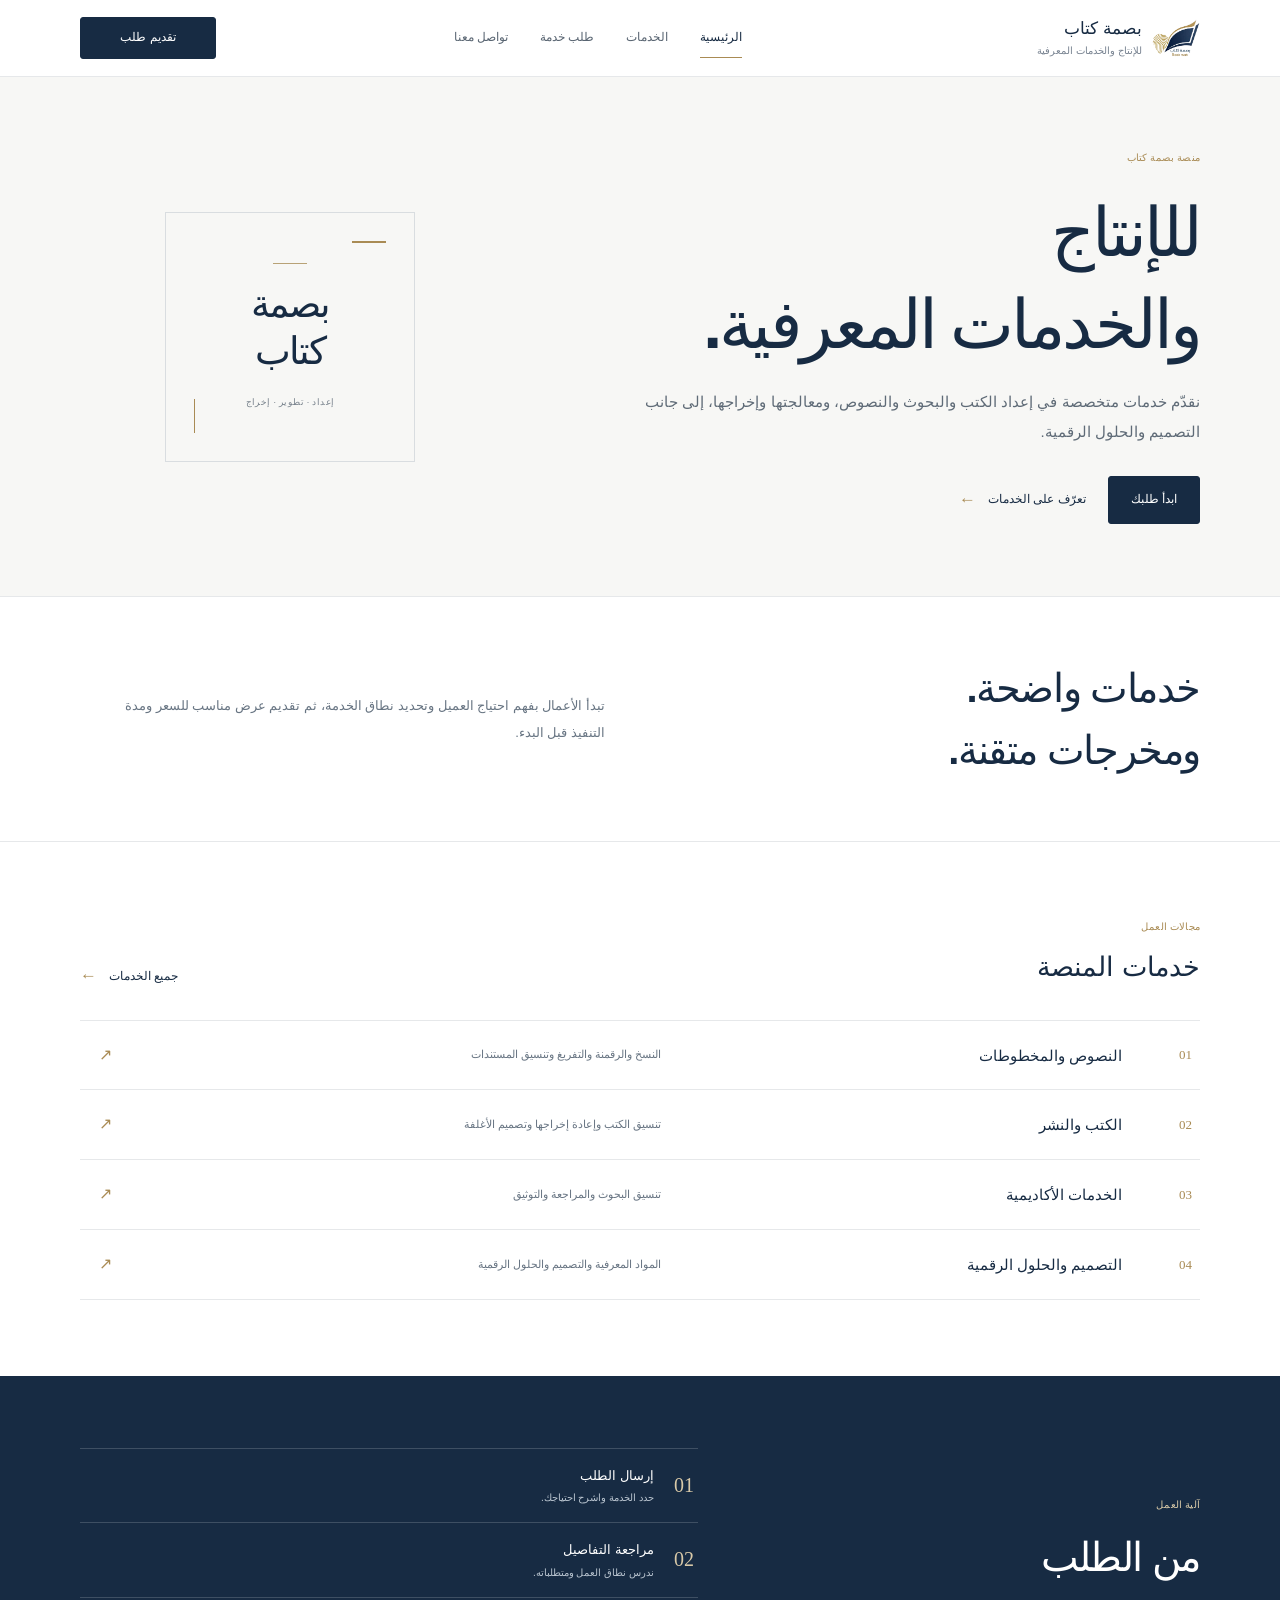
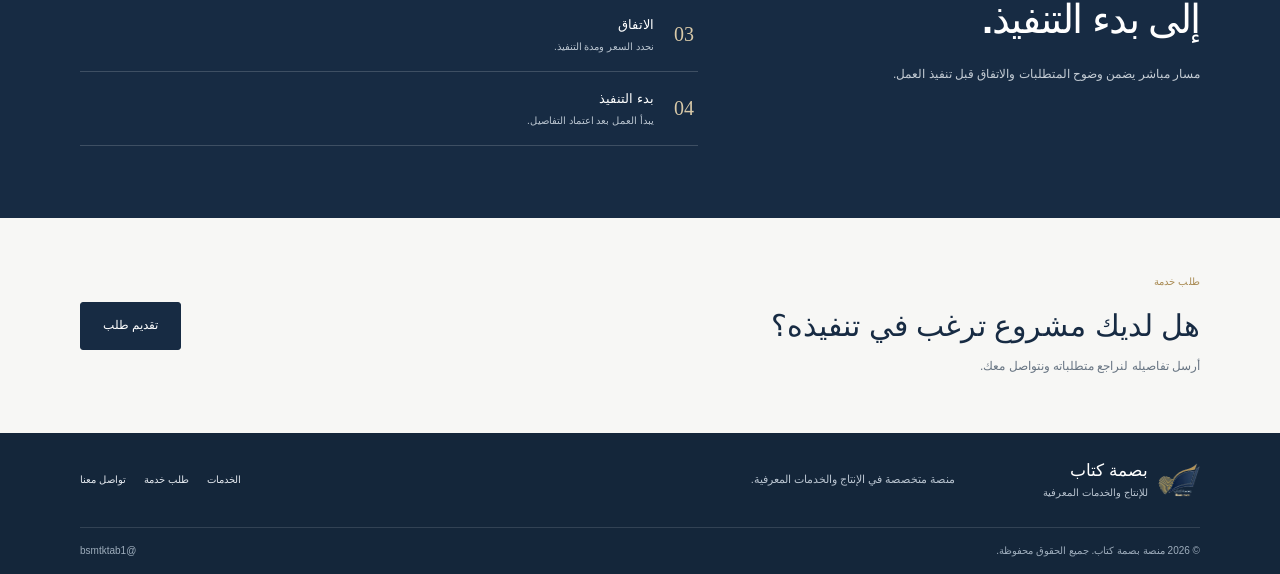
<file: index.html>
<!doctype html>
<html lang="ar" dir="rtl">
<head>
  <meta charset="utf-8">
  <meta name="viewport" content="width=device-width, initial-scale=1">
  <meta name="theme-color" content="#172B43">
  <meta name="description" content="بصمة كتاب منصة متخصصة في الإنتاج والخدمات المعرفية. خدمات للكتب والبحوث والنصوص والتصميم والحلول الرقمية.">
  <meta property="og:title" content="بصمة كتاب | للإنتاج والخدمات المعرفية">
  <meta property="og:description" content="خدمات متخصصة لإعداد الأعمال المعرفية وتطويرها وإخراجها.">
  <meta property="og:type" content="website">
  <link rel="icon" href="icon-192.png" type="image/png">
  <link rel="manifest" href="manifest.webmanifest">
  <link rel="stylesheet" href="styles.css">
  <title>بصمة كتاب | للإنتاج والخدمات المعرفية</title>
</head>
<body data-page="home">
  <a class="skip-link" href="#main">تجاوز إلى المحتوى</a>
  <header class="site-header">
    <div class="container header-inner">
      <a class="brand" href="index.html" aria-label="بصمة كتاب، الرئيسية">
        <span class="brand-logo-wrap"><img src="logo.jpg" alt="شعار بصمة كتاب" class="brand-logo"></span>
        <span class="brand-copy"><strong>بصمة كتاب</strong><small>للإنتاج والخدمات المعرفية</small></span>
      </a>
      <button class="menu-toggle" id="menuToggle" type="button" aria-label="فتح القائمة" aria-expanded="false" aria-controls="mainNav"><span></span><span></span><span></span></button>
      <nav class="main-nav" id="mainNav" aria-label="التنقل الرئيسي">
        <a class="nav-link is-active" href="index.html">الرئيسية</a>
        <a class="nav-link" href="services.html">الخدمات</a>
        <a class="nav-link" href="request.html">طلب خدمة</a>
        <a class="nav-link" href="contact.html">تواصل معنا</a>
      </nav>
      <a class="button button-primary header-action" href="request.html">تقديم طلب</a>
    </div>
  </header>
  <main id="main">
    <section class="minimal-hero">
      <div class="container minimal-hero-inner">
        <div class="minimal-hero-copy">
          <span class="section-kicker">منصة بصمة كتاب</span>
          <h1>للإنتاج<br>والخدمات المعرفية.</h1>
          <p>نقدّم خدمات متخصصة في إعداد الكتب والبحوث والنصوص، ومعالجتها وإخراجها، إلى جانب التصميم والحلول الرقمية.</p>
          <div class="hero-actions">
            <a class="button button-primary button-lg" href="request.html">ابدأ طلبك</a>
            <a class="minimal-text-link" href="services.html">تعرّف على الخدمات <span aria-hidden="true">←</span></a>
          </div>
        </div>
        <div class="minimal-hero-mark" aria-hidden="true"><span class="mark-line"></span><span class="mark-word">بصمة<br>كتاب</span><span class="mark-caption">إعداد · تطوير · إخراج</span></div>
      </div>
    </section>
    <section class="minimal-intro">
      <div class="container minimal-intro-inner">
        <h2>خدمات واضحة.<br>ومخرجات متقنة.</h2>
        <p>تبدأ الأعمال بفهم احتياج العميل وتحديد نطاق الخدمة، ثم تقديم عرض مناسب للسعر ومدة التنفيذ قبل البدء.</p>
      </div>
    </section>
    <section class="minimal-services">
      <div class="container">
        <div class="minimal-section-head"><div><span class="section-kicker">مجالات العمل</span><h2>خدمات المنصة</h2></div><a href="services.html" class="minimal-text-link">جميع الخدمات <span aria-hidden="true">←</span></a></div>
        <div class="minimal-service-list">
          <a href="services.html#service-1"><span>01</span><strong>النصوص والمخطوطات</strong><small>النسخ والرقمنة والتفريغ وتنسيق المستندات</small><b aria-hidden="true">↗</b></a>
          <a href="services.html#service-4"><span>02</span><strong>الكتب والنشر</strong><small>تنسيق الكتب وإعادة إخراجها وتصميم الأغلفة</small><b aria-hidden="true">↗</b></a>
          <a href="services.html#service-7"><span>03</span><strong>الخدمات الأكاديمية</strong><small>تنسيق البحوث والمراجعة والتوثيق</small><b aria-hidden="true">↗</b></a>
          <a href="services.html#service-9"><span>04</span><strong>التصميم والحلول الرقمية</strong><small>المواد المعرفية والتصميم والحلول الرقمية</small><b aria-hidden="true">↗</b></a>
        </div>
      </div>
    </section>
    <section class="minimal-process">
      <div class="container minimal-process-inner">
        <div><span class="section-kicker section-kicker-light">آلية العمل</span><h2>من الطلب<br>إلى بدء التنفيذ.</h2><p>مسار مباشر يضمن وضوح المتطلبات والاتفاق قبل تنفيذ العمل.</p></div>
        <ol>
          <li><span>01</span><div><strong>إرسال الطلب</strong><small>حدد الخدمة واشرح احتياجك.</small></div></li>
          <li><span>02</span><div><strong>مراجعة التفاصيل</strong><small>ندرس نطاق العمل ومتطلباته.</small></div></li>
          <li><span>03</span><div><strong>الاتفاق</strong><small>نحدد السعر ومدة التنفيذ.</small></div></li>
          <li><span>04</span><div><strong>بدء التنفيذ</strong><small>يبدأ العمل بعد اعتماد التفاصيل.</small></div></li>
        </ol>
      </div>
    </section>
    <section class="minimal-cta">
      <div class="container minimal-cta-inner"><div><span class="section-kicker">طلب خدمة</span><h2>هل لديك مشروع ترغب في تنفيذه؟</h2><p>أرسل تفاصيله لنراجع متطلباته ونتواصل معك.</p></div><a class="button button-primary button-lg" href="request.html">تقديم طلب</a></div>
    </section>
  </main>
  <footer class="site-footer">
    <div class="container footer-main">
      <a class="brand footer-brand" href="index.html"><span class="brand-logo-wrap"><img src="logo.jpg" alt="" class="brand-logo"></span><span class="brand-copy"><strong>بصمة كتاب</strong><small>للإنتاج والخدمات المعرفية</small></span></a>
      <p>منصة متخصصة في الإنتاج والخدمات المعرفية.</p>
      <div class="footer-nav"><a href="services.html">الخدمات</a><a href="request.html">طلب خدمة</a><a href="contact.html">تواصل معنا</a></div>
    </div>
    <div class="container footer-bottom"><span>© <span data-year></span> منصة بصمة كتاب. جميع الحقوق محفوظة.</span><span>@bsmtktab1</span></div>
  </footer>
  <script src="app.js" defer></script>
</body>
</html>
</file>
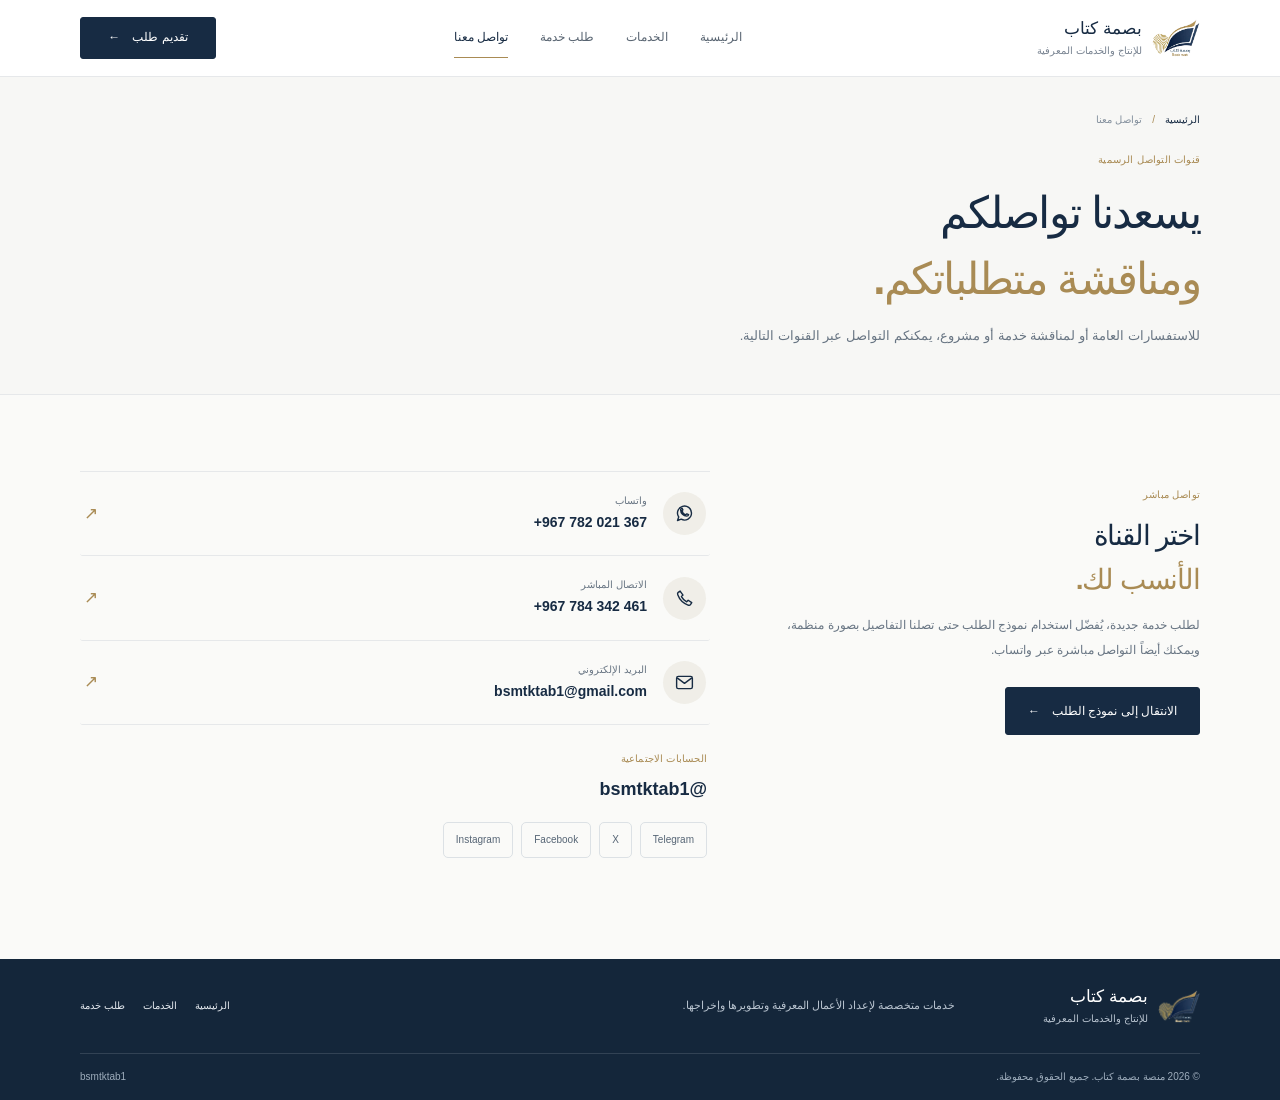
<file: contact.html>
<!doctype html>
<html lang="ar" dir="rtl">
<head>
  <meta charset="utf-8"><meta name="viewport" content="width=device-width, initial-scale=1">
  <meta name="theme-color" content="#142A43"><meta name="description" content="تواصل مع منصة بصمة كتاب للاستفسارات وطلبات الخدمات المعرفية.">
  <link rel="icon" href="icon-192.png" type="image/png"><link rel="manifest" href="manifest.webmanifest"><link rel="stylesheet" href="styles.css">
  <title>تواصل معنا | بصمة كتاب</title>
</head>
<body data-page="contact">
  <a class="skip-link" href="#main">تجاوز إلى المحتوى</a>
  <div class="topline"><div class="container topline-inner"><span>يسعدنا استقبال استفساراتكم وطلباتكم</span><a href="services.html">استعراض الخدمات <span aria-hidden="true">↗</span></a></div></div>
  <header class="site-header"><div class="container header-inner">
    <a class="brand" href="index.html"><span class="brand-logo-wrap"><img src="logo.jpg" alt="شعار بصمة كتاب" class="brand-logo"></span><span class="brand-copy"><strong>بصمة كتاب</strong><small>للإنتاج والخدمات المعرفية</small></span></a>
    <button class="menu-toggle" id="menuToggle" type="button" aria-label="فتح القائمة" aria-expanded="false" aria-controls="mainNav"><span></span><span></span><span></span></button>
    <nav class="main-nav" id="mainNav" aria-label="التنقل الرئيسي"><a class="nav-link" href="index.html">الرئيسية</a><a class="nav-link" href="services.html">الخدمات</a><a class="nav-link" href="request.html">طلب خدمة</a><a class="nav-link is-active" href="contact.html">تواصل معنا</a></nav>
    <a class="button button-primary header-action" href="request.html">تقديم طلب <span aria-hidden="true">←</span></a>
  </div></header>
  <main id="main">
    <section class="page-hero"><div class="container"><div class="breadcrumb"><a href="index.html">الرئيسية</a><span>/</span><span>تواصل معنا</span></div><span class="section-kicker">قنوات التواصل الرسمية</span><h1>يسعدنا تواصلكم<br><span>ومناقشة متطلباتكم.</span></h1><p>للاستفسارات العامة أو لمناقشة خدمة أو مشروع، يمكنكم التواصل عبر القنوات التالية.</p></div></section>
    <section class="section contact-page-section"><div class="container contact-page-grid">
      <div class="contact-page-intro"><span class="section-kicker">تواصل مباشر</span><h2>اختر القناة<br><span>الأنسب لك.</span></h2><p>لطلب خدمة جديدة، يُفضّل استخدام نموذج الطلب حتى تصلنا التفاصيل بصورة منظمة، ويمكنك أيضاً التواصل مباشرة عبر واتساب.</p><a class="button button-primary button-lg" href="request.html">الانتقال إلى نموذج الطلب <span aria-hidden="true">←</span></a></div>
      <div class="contact-channel-list">
        <a class="contact-channel" href="https://wa.me/967782021367" target="_blank" rel="noopener"><span class="channel-icon" aria-hidden="true"><svg viewBox="0 0 24 24"><path d="M20 11.5a8 8 0 0 1-11.8 7L4 20l1.4-4A8 8 0 1 1 20 11.5Z"/><path d="M9 8.5c.4 2.5 2 4.1 4.5 5l1.2-1.1 2 .9c-.2 1.1-1 1.7-2.1 1.7-3.8-.2-7-3.4-7-7.1 0-1 .6-1.8 1.7-2l.9 2-1.2.6Z"/></svg></span><span><small>واتساب</small><strong dir="ltr">+967 782 021 367</strong></span><b aria-hidden="true">↗</b></a>
        <a class="contact-channel" href="tel:+967784342461"><span class="channel-icon" aria-hidden="true"><svg viewBox="0 0 24 24"><path d="M7 3.5 4.8 5c-.8.6-.9 1.7-.5 2.8 2 5.4 6.3 9.7 11.7 11.7 1.1.4 2.2.3 2.8-.5l1.5-2.2-4.1-2.8-1.7 1.8a15 15 0 0 1-6-6l1.8-1.7L7 3.5Z"/></svg></span><span><small>الاتصال المباشر</small><strong dir="ltr">+967 784 342 461</strong></span><b aria-hidden="true">↗</b></a>
        <a class="contact-channel" href="mailto:bsmtktab1@gmail.com"><span class="channel-icon" aria-hidden="true"><svg viewBox="0 0 24 24"><rect x="3" y="5" width="18" height="14" rx="2"/><path d="m4 7 8 6 8-6"/></svg></span><span><small>البريد الإلكتروني</small><strong>bsmtktab1@gmail.com</strong></span><b aria-hidden="true">↗</b></a>
        <div class="social-panel"><span class="section-kicker">الحسابات الاجتماعية</span><strong>@bsmtktab1</strong><div class="social-row"><a href="https://t.me/bsmtktab1" target="_blank" rel="noopener">Telegram</a><a href="https://x.com/bsmtktab1" target="_blank" rel="noopener">X</a><a href="https://facebook.com/bsmtktab1" target="_blank" rel="noopener">Facebook</a><a href="https://instagram.com/bsmtktab1" target="_blank" rel="noopener">Instagram</a></div></div>
      </div>
    </div></section>
  </main>
  <footer class="site-footer"><div class="container footer-main"><a class="brand footer-brand" href="index.html"><span class="brand-logo-wrap"><img src="logo.jpg" alt="" class="brand-logo"></span><span class="brand-copy"><strong>بصمة كتاب</strong><small>للإنتاج والخدمات المعرفية</small></span></a><p>خدمات متخصصة لإعداد الأعمال المعرفية وتطويرها وإخراجها.</p><div class="footer-nav"><a href="index.html">الرئيسية</a><a href="services.html">الخدمات</a><a href="request.html">طلب خدمة</a></div></div><div class="container footer-bottom"><span>© <span data-year></span> منصة بصمة كتاب. جميع الحقوق محفوظة.</span><span>bsmtktab1</span></div></footer>
  <script src="app.js" defer></script>
</body></html>
</file>
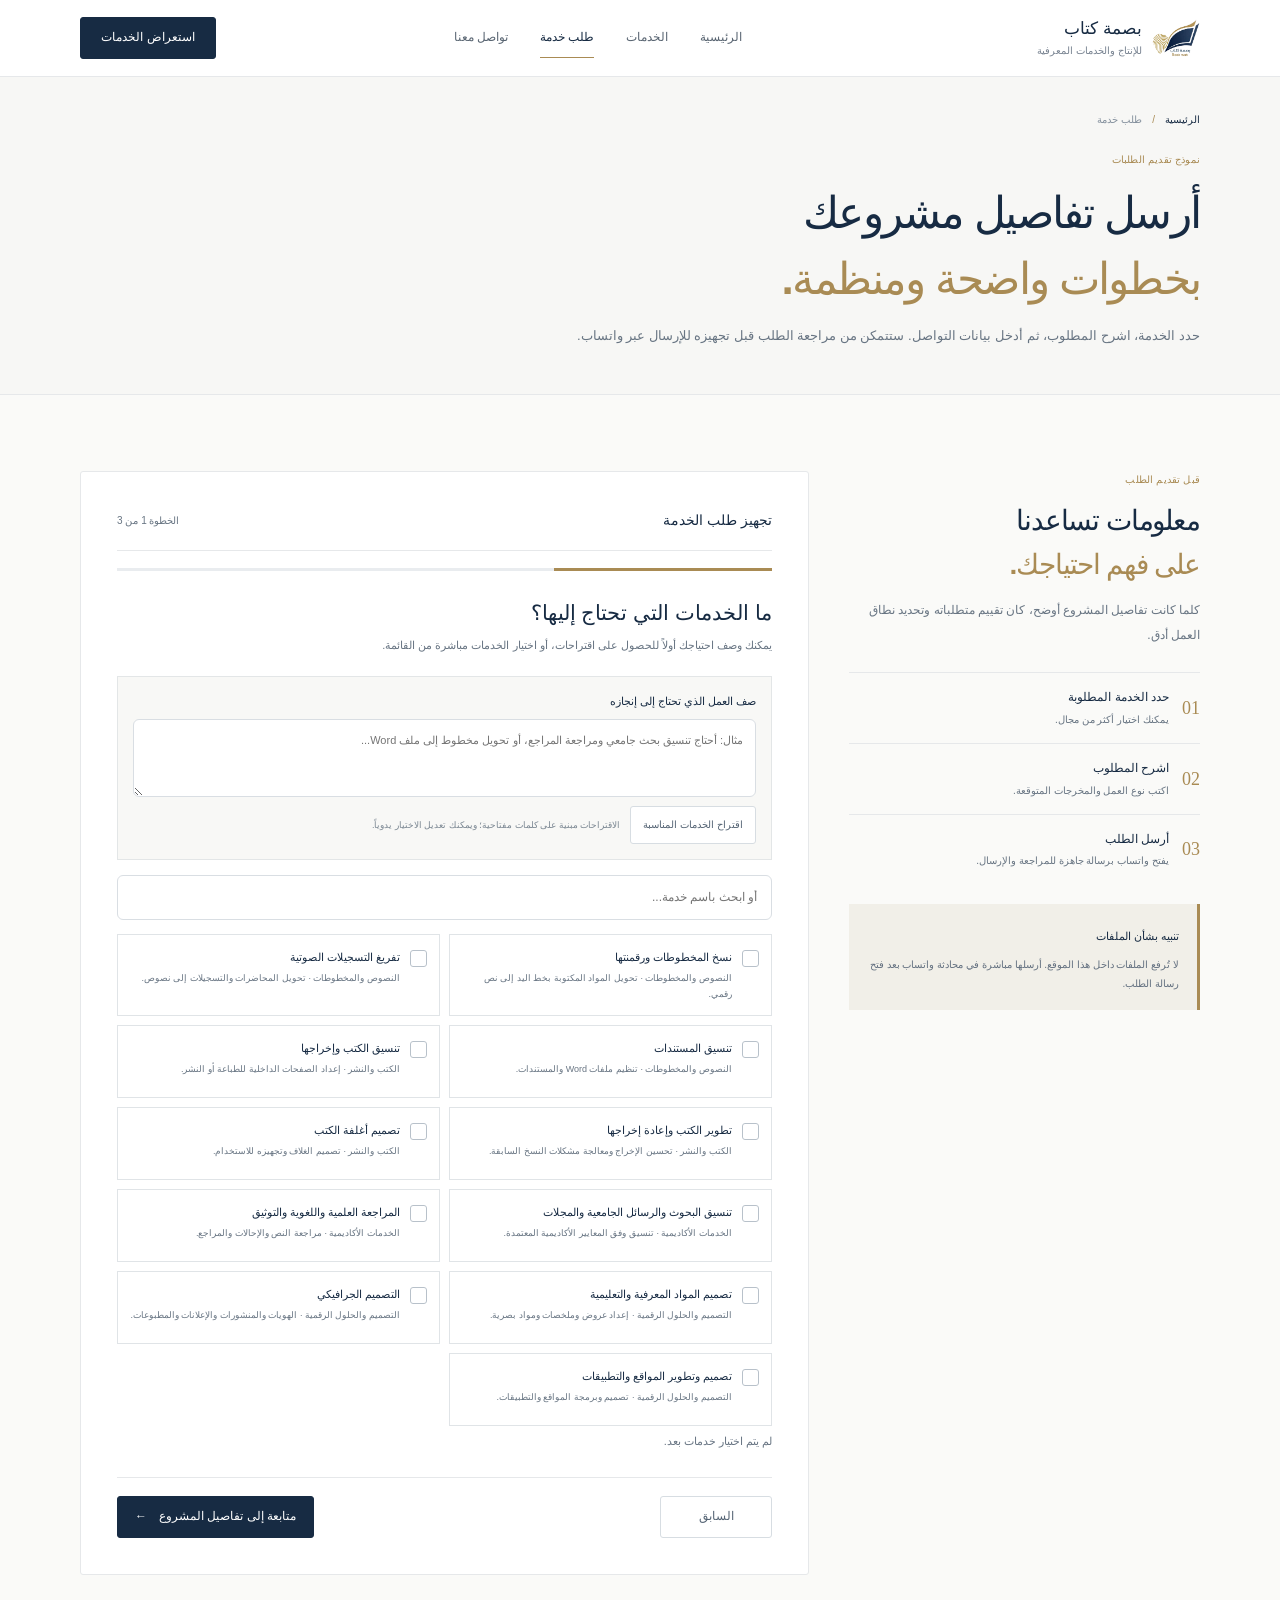
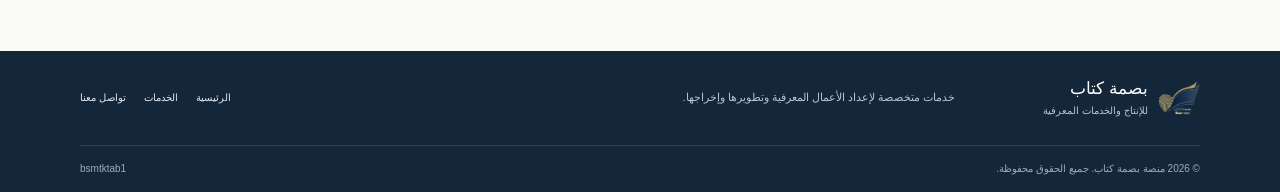
<file: request.html>
<!doctype html>
<html lang="ar" dir="rtl">
<head>
  <meta charset="utf-8"><meta name="viewport" content="width=device-width, initial-scale=1">
  <meta name="theme-color" content="#142A43"><meta name="description" content="قدّم طلب خدمة إلى منصة بصمة كتاب عبر نموذج موجه يجمع نوع الخدمة والتفاصيل وبيانات التواصل.">
  <link rel="icon" href="icon-192.png" type="image/png"><link rel="manifest" href="manifest.webmanifest"><link rel="stylesheet" href="styles.css">
  <title>طلب خدمة | بصمة كتاب</title>
</head>
<body data-page="request">
  <a class="skip-link" href="#main">تجاوز إلى المحتوى</a>
  <div class="topline"><div class="container topline-inner"><span>نموذج تقديم الطلبات</span><a href="contact.html">قنوات التواصل <span aria-hidden="true">↗</span></a></div></div>
  <header class="site-header"><div class="container header-inner">
    <a class="brand" href="index.html"><span class="brand-logo-wrap"><img src="logo.jpg" alt="شعار بصمة كتاب" class="brand-logo"></span><span class="brand-copy"><strong>بصمة كتاب</strong><small>للإنتاج والخدمات المعرفية</small></span></a>
    <button class="menu-toggle" id="menuToggle" type="button" aria-label="فتح القائمة" aria-expanded="false" aria-controls="mainNav"><span></span><span></span><span></span></button>
    <nav class="main-nav" id="mainNav" aria-label="التنقل الرئيسي"><a class="nav-link" href="index.html">الرئيسية</a><a class="nav-link" href="services.html">الخدمات</a><a class="nav-link is-active" href="request.html">طلب خدمة</a><a class="nav-link" href="contact.html">تواصل معنا</a></nav>
    <a class="button button-primary header-action" href="services.html">استعراض الخدمات</a>
  </div></header>
  <main id="main">
    <section class="page-hero request-page-hero"><div class="container"><div class="breadcrumb"><a href="index.html">الرئيسية</a><span>/</span><span>طلب خدمة</span></div><span class="section-kicker">نموذج تقديم الطلبات</span><h1>أرسل تفاصيل مشروعك<br><span>بخطوات واضحة ومنظمة.</span></h1><p>حدد الخدمة، اشرح المطلوب، ثم أدخل بيانات التواصل. ستتمكن من مراجعة الطلب قبل تجهيزه للإرسال عبر واتساب.</p></div></section>
    <section class="section request-section"><div class="container request-layout">
      <aside class="request-aside"><span class="section-kicker">قبل تقديم الطلب</span><h2>معلومات تساعدنا<br><span>على فهم احتياجك.</span></h2><p>كلما كانت تفاصيل المشروع أوضح، كان تقييم متطلباته وتحديد نطاق العمل أدق.</p>
        <div class="request-aside-item"><span>01</span><div><strong>حدد الخدمة المطلوبة</strong><small>يمكنك اختيار أكثر من مجال.</small></div></div>
        <div class="request-aside-item"><span>02</span><div><strong>اشرح المطلوب</strong><small>اكتب نوع العمل والمخرجات المتوقعة.</small></div></div>
        <div class="request-aside-item"><span>03</span><div><strong>أرسل الطلب</strong><small>يفتح واتساب برسالة جاهزة للمراجعة والإرسال.</small></div></div>
        <div class="request-note"><strong>تنبيه بشأن الملفات</strong><p>لا تُرفع الملفات داخل هذا الموقع. أرسلها مباشرة في محادثة واتساب بعد فتح رسالة الطلب.</p></div>
      </aside>
      <div class="request-card" id="requestApp">
        <div class="request-loading">يتم تجهيز نموذج الطلب…</div>
      </div>
    </div></section>
  </main>
  <footer class="site-footer"><div class="container footer-main"><a class="brand footer-brand" href="index.html"><span class="brand-logo-wrap"><img src="logo.jpg" alt="" class="brand-logo"></span><span class="brand-copy"><strong>بصمة كتاب</strong><small>للإنتاج والخدمات المعرفية</small></span></a><p>خدمات متخصصة لإعداد الأعمال المعرفية وتطويرها وإخراجها.</p><div class="footer-nav"><a href="index.html">الرئيسية</a><a href="services.html">الخدمات</a><a href="contact.html">تواصل معنا</a></div></div><div class="container footer-bottom"><span>© <span data-year></span> منصة بصمة كتاب. جميع الحقوق محفوظة.</span><span>bsmtktab1</span></div></footer>
  <script src="app.js" defer></script><script src="request.js" defer></script>
</body></html>
</file>
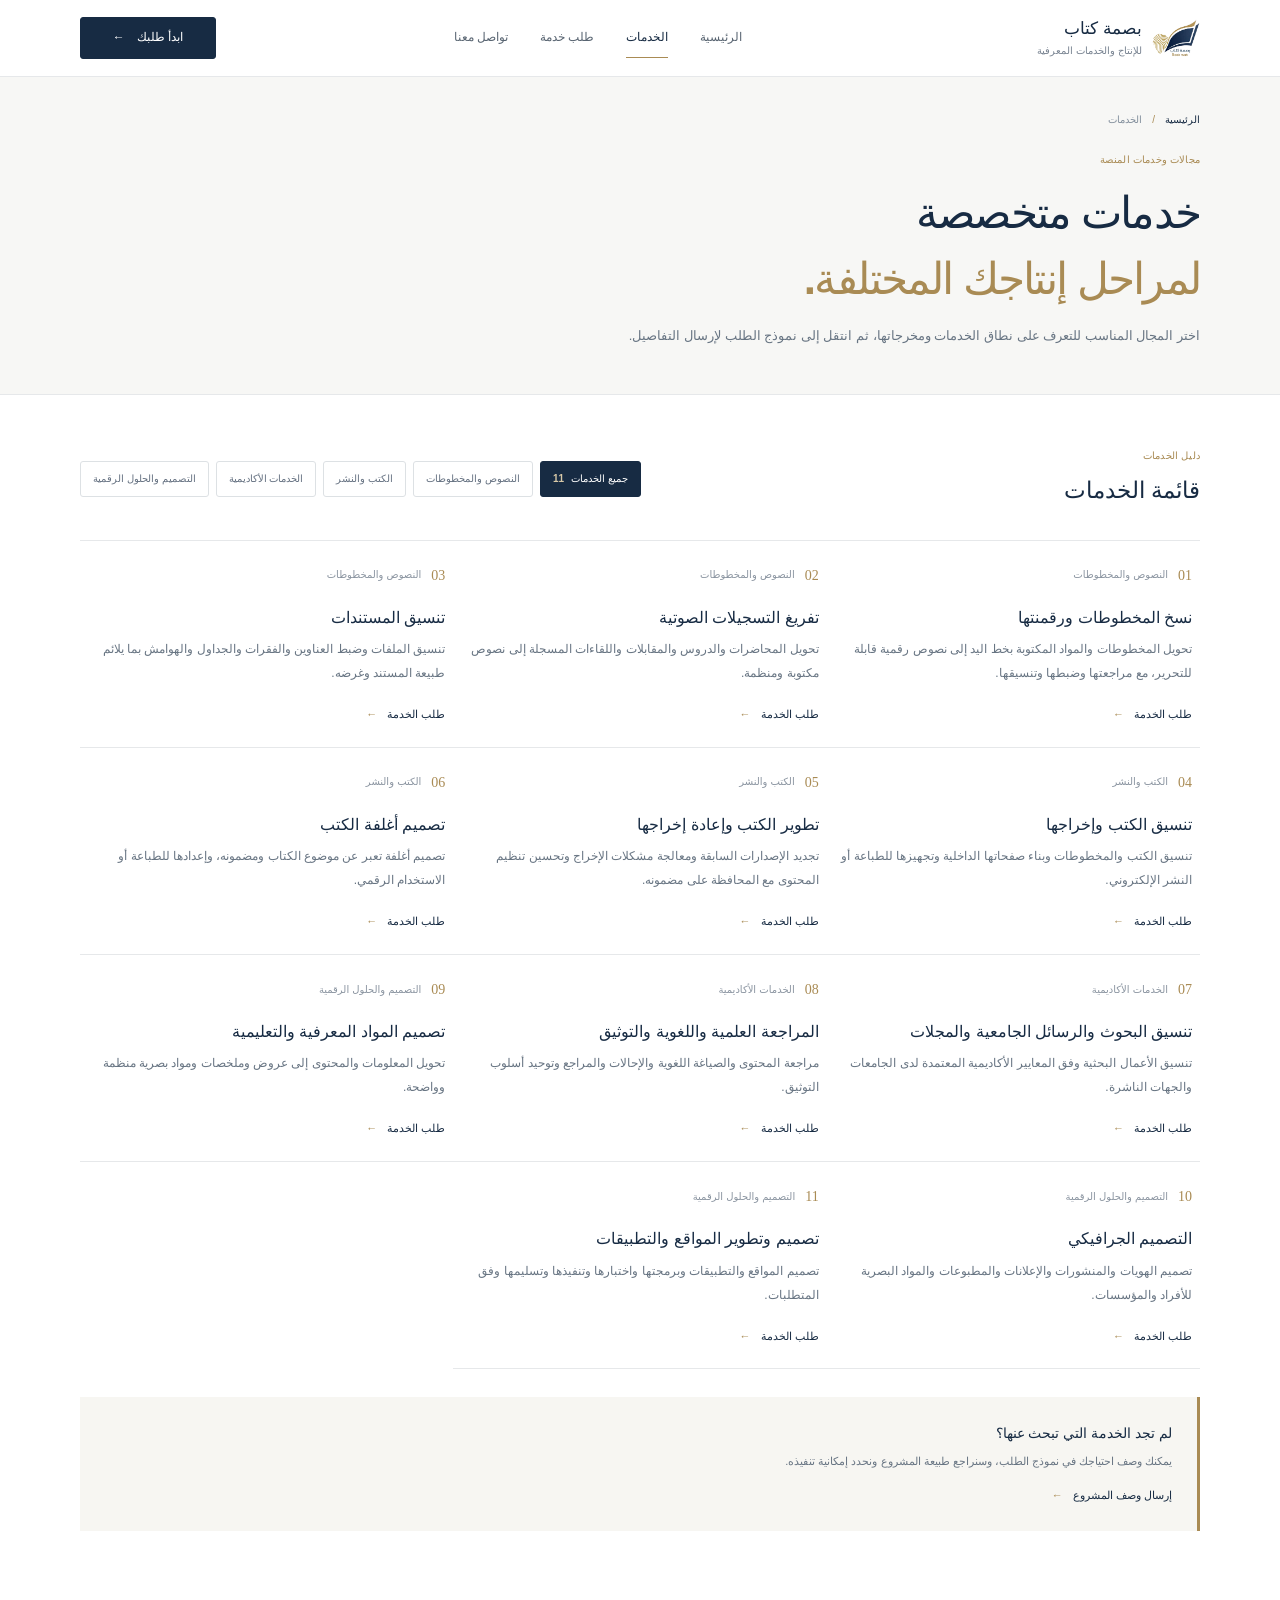
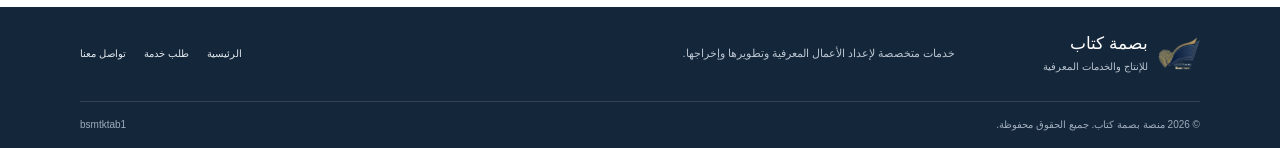
<file: services.html>
<!doctype html>
<html lang="ar" dir="rtl">
<head>
  <meta charset="utf-8"><meta name="viewport" content="width=device-width, initial-scale=1">
  <meta name="theme-color" content="#142A43">
  <meta name="description" content="استعرض خدمات بصمة كتاب في النصوص والمخطوطات والكتب والنشر والخدمات الأكاديمية والتصميم والحلول الرقمية.">
  <link rel="icon" href="icon-192.png" type="image/png"><link rel="manifest" href="manifest.webmanifest"><link rel="stylesheet" href="styles.css">
  <title>الخدمات | بصمة كتاب</title>
</head>
<body data-page="services">
  <a class="skip-link" href="#main">تجاوز إلى المحتوى</a>
  <div class="topline"><div class="container topline-inner"><span>خدمات الإنتاج والخدمات المعرفية</span><a href="contact.html">قنوات التواصل <span aria-hidden="true">↗</span></a></div></div>
  <header class="site-header"><div class="container header-inner">
    <a class="brand" href="index.html"><span class="brand-logo-wrap"><img src="logo.jpg" alt="شعار بصمة كتاب" class="brand-logo"></span><span class="brand-copy"><strong>بصمة كتاب</strong><small>للإنتاج والخدمات المعرفية</small></span></a>
    <button class="menu-toggle" id="menuToggle" type="button" aria-label="فتح القائمة" aria-expanded="false" aria-controls="mainNav"><span></span><span></span><span></span></button>
    <nav class="main-nav" id="mainNav" aria-label="التنقل الرئيسي"><a class="nav-link" href="index.html">الرئيسية</a><a class="nav-link is-active" href="services.html">الخدمات</a><a class="nav-link" href="request.html">طلب خدمة</a><a class="nav-link" href="contact.html">تواصل معنا</a></nav>
    <a class="button button-primary header-action" href="request.html">ابدأ طلبك <span aria-hidden="true">←</span></a>
  </div></header>
  <main id="main">
    <section class="page-hero"><div class="container"><div class="breadcrumb"><a href="index.html">الرئيسية</a><span>/</span><span>الخدمات</span></div><span class="section-kicker">مجالات وخدمات المنصة</span><h1>خدمات متخصصة<br><span>لمراحل إنتاجك المختلفة.</span></h1><p>اختر المجال المناسب للتعرف على نطاق الخدمات ومخرجاتها، ثم انتقل إلى نموذج الطلب لإرسال التفاصيل.</p></div></section>
    <section class="section catalog-section">
      <div class="container">
        <div class="catalog-tools"><div><span class="section-kicker">دليل الخدمات</span><h2>قائمة الخدمات</h2></div><div class="catalog-filters" role="group" aria-label="تصفية الخدمات">
          <button class="filter-button is-active" type="button" data-filter="all" aria-pressed="true">جميع الخدمات <span>11</span></button>
          <button class="filter-button" type="button" data-filter="texts" aria-pressed="false">النصوص والمخطوطات</button>
          <button class="filter-button" type="button" data-filter="books" aria-pressed="false">الكتب والنشر</button>
          <button class="filter-button" type="button" data-filter="academic" aria-pressed="false">الخدمات الأكاديمية</button>
          <button class="filter-button" type="button" data-filter="digital" aria-pressed="false">التصميم والحلول الرقمية</button>
        </div></div>
        <div class="catalog-grid">
          <article class="catalog-card" id="service-1" data-category="texts"><span class="catalog-index">01 <small>النصوص والمخطوطات</small></span><h3>نسخ المخطوطات ورقمنتها</h3><p>تحويل المخطوطات والمواد المكتوبة بخط اليد إلى نصوص رقمية قابلة للتحرير، مع مراجعتها وضبطها وتنسيقها.</p><a href="request.html?service=1">طلب الخدمة <span aria-hidden="true">←</span></a></article>
          <article class="catalog-card" id="service-2" data-category="texts"><span class="catalog-index">02 <small>النصوص والمخطوطات</small></span><h3>تفريغ التسجيلات الصوتية</h3><p>تحويل المحاضرات والدروس والمقابلات واللقاءات المسجلة إلى نصوص مكتوبة ومنظمة.</p><a href="request.html?service=2">طلب الخدمة <span aria-hidden="true">←</span></a></article>
          <article class="catalog-card" id="service-3" data-category="texts"><span class="catalog-index">03 <small>النصوص والمخطوطات</small></span><h3>تنسيق المستندات</h3><p>تنسيق الملفات وضبط العناوين والفقرات والجداول والهوامش بما يلائم طبيعة المستند وغرضه.</p><a href="request.html?service=3">طلب الخدمة <span aria-hidden="true">←</span></a></article>
          <article class="catalog-card" id="service-4" data-category="books"><span class="catalog-index">04 <small>الكتب والنشر</small></span><h3>تنسيق الكتب وإخراجها</h3><p>تنسيق الكتب والمخطوطات وبناء صفحاتها الداخلية وتجهيزها للطباعة أو النشر الإلكتروني.</p><a href="request.html?service=4">طلب الخدمة <span aria-hidden="true">←</span></a></article>
          <article class="catalog-card" id="service-5" data-category="books"><span class="catalog-index">05 <small>الكتب والنشر</small></span><h3>تطوير الكتب وإعادة إخراجها</h3><p>تجديد الإصدارات السابقة ومعالجة مشكلات الإخراج وتحسين تنظيم المحتوى مع المحافظة على مضمونه.</p><a href="request.html?service=5">طلب الخدمة <span aria-hidden="true">←</span></a></article>
          <article class="catalog-card" id="service-6" data-category="books"><span class="catalog-index">06 <small>الكتب والنشر</small></span><h3>تصميم أغلفة الكتب</h3><p>تصميم أغلفة تعبر عن موضوع الكتاب ومضمونه، وإعدادها للطباعة أو الاستخدام الرقمي.</p><a href="request.html?service=6">طلب الخدمة <span aria-hidden="true">←</span></a></article>
          <article class="catalog-card" id="service-7" data-category="academic"><span class="catalog-index">07 <small>الخدمات الأكاديمية</small></span><h3>تنسيق البحوث والرسائل الجامعية والمجلات</h3><p>تنسيق الأعمال البحثية وفق المعايير الأكاديمية المعتمدة لدى الجامعات والجهات الناشرة.</p><a href="request.html?service=7">طلب الخدمة <span aria-hidden="true">←</span></a></article>
          <article class="catalog-card" id="service-8" data-category="academic"><span class="catalog-index">08 <small>الخدمات الأكاديمية</small></span><h3>المراجعة العلمية واللغوية والتوثيق</h3><p>مراجعة المحتوى والصياغة اللغوية والإحالات والمراجع وتوحيد أسلوب التوثيق.</p><a href="request.html?service=8">طلب الخدمة <span aria-hidden="true">←</span></a></article>
          <article class="catalog-card" id="service-9" data-category="digital"><span class="catalog-index">09 <small>التصميم والحلول الرقمية</small></span><h3>تصميم المواد المعرفية والتعليمية</h3><p>تحويل المعلومات والمحتوى إلى عروض وملخصات ومواد بصرية منظمة وواضحة.</p><a href="request.html?service=9">طلب الخدمة <span aria-hidden="true">←</span></a></article>
          <article class="catalog-card" id="service-10" data-category="digital"><span class="catalog-index">10 <small>التصميم والحلول الرقمية</small></span><h3>التصميم الجرافيكي</h3><p>تصميم الهويات والمنشورات والإعلانات والمطبوعات والمواد البصرية للأفراد والمؤسسات.</p><a href="request.html?service=10">طلب الخدمة <span aria-hidden="true">←</span></a></article>
          <article class="catalog-card" id="service-11" data-category="digital"><span class="catalog-index">11 <small>التصميم والحلول الرقمية</small></span><h3>تصميم وتطوير المواقع والتطبيقات</h3><p>تصميم المواقع والتطبيقات وبرمجتها واختبارها وتنفيذها وتسليمها وفق المتطلبات.</p><a href="request.html?service=11">طلب الخدمة <span aria-hidden="true">←</span></a></article>
        </div>
        <div class="catalog-note"><strong>لم تجد الخدمة التي تبحث عنها؟</strong><p>يمكنك وصف احتياجك في نموذج الطلب، وسنراجع طبيعة المشروع ونحدد إمكانية تنفيذه.</p><a href="request.html">إرسال وصف المشروع <span aria-hidden="true">←</span></a></div>
      </div>
    </section>
  </main>
  <footer class="site-footer"><div class="container footer-main"><a class="brand footer-brand" href="index.html"><span class="brand-logo-wrap"><img src="logo.jpg" alt="" class="brand-logo"></span><span class="brand-copy"><strong>بصمة كتاب</strong><small>للإنتاج والخدمات المعرفية</small></span></a><p>خدمات متخصصة لإعداد الأعمال المعرفية وتطويرها وإخراجها.</p><div class="footer-nav"><a href="index.html">الرئيسية</a><a href="request.html">طلب خدمة</a><a href="contact.html">تواصل معنا</a></div></div><div class="container footer-bottom"><span>© <span data-year></span> منصة بصمة كتاب. جميع الحقوق محفوظة.</span><span>bsmtktab1</span></div></footer>
  <script src="app.js" defer></script>
</body></html>
</file>
<file: styles.css>
:root{
  --navy:#142A43;--navy-2:#1C3857;--ink:#1D2937;--muted:#657384;--gold:#B49355;--gold-soft:#D6C29A;
  --paper:#F5F4F0;--white:#FFFFFF;--line:#E4E7EA;--surface:#FAFAF8;--container:1160px;
  --radius:16px;--shadow:0 16px 42px rgba(20,42,67,.07);
  font-synthesis:none;text-rendering:optimizeLegibility;-webkit-font-smoothing:antialiased;
}
*{box-sizing:border-box}
html{scroll-behavior:smooth;scroll-padding-top:100px}
body{margin:0;background:var(--white);color:var(--ink);font-family:system-ui,"Noto Sans Arabic","Noto Kufi Arabic",Tahoma,Arial,sans-serif;line-height:1.85;overflow-x:hidden}
a{color:inherit;text-decoration:none}
button,input,textarea,select{font:inherit}
button{cursor:pointer}
img,svg{display:block}
.container{width:min(var(--container),calc(100% - 48px));margin-inline:auto}
.section{padding:92px 0}
.skip-link{position:absolute;top:-60px;right:14px;z-index:500;background:var(--navy);color:white;padding:9px 14px;border-radius:8px}
.skip-link:focus{top:10px}
.topline{background:var(--navy);color:#DCE4EC;font-size:11px}
.topline-inner{height:36px;display:flex;align-items:center;justify-content:space-between;gap:16px}
.topline a{color:var(--gold-soft);font-weight:650}
.topline a span{margin-inline-start:5px}
.site-header{position:sticky;top:0;z-index:100;background:rgba(255,255,255,.97);border-bottom:1px solid var(--line);backdrop-filter:blur(12px)}
.header-inner{min-height:86px;display:grid;grid-template-columns:230px 1fr auto;align-items:center;gap:30px}
.brand{display:inline-flex;align-items:center;gap:12px;min-width:0}
.brand-logo-wrap{width:62px;height:56px;display:grid;place-items:center;background:#fff;overflow:hidden;flex:0 0 auto}
.brand-logo{width:100%;height:100%;object-fit:contain;}
.footer-brand .brand-logo-wrap{display:none}
.brand-copy{display:flex;flex-direction:column;line-height:1.45;white-space:nowrap}
.brand-copy strong{font-size:19px;line-height:1.3;color:var(--navy);font-weight:850;letter-spacing:-.04em}
.brand-copy small{font-size:10px;color:#788391;margin-top:4px;font-weight:550}
.main-nav{display:flex;align-items:center;justify-content:center;gap:clamp(18px,3vw,38px)}
.nav-link{font-size:13px;font-weight:650;color:#596777;position:relative;padding:31px 0;white-space:nowrap;transition:color .2s}
.nav-link:after{content:"";position:absolute;bottom:22px;right:0;left:0;height:2px;background:var(--gold);transform:scaleX(0);transform-origin:right;transition:transform .2s}
.nav-link:hover,.nav-link.is-active{color:var(--navy)}
.nav-link:hover:after,.nav-link.is-active:after{transform:scaleX(1)}
.button{display:inline-flex;align-items:center;justify-content:center;gap:12px;min-height:46px;padding:10px 20px;border:1px solid transparent;border-radius:8px;font-size:13px;font-weight:750;white-space:nowrap;transition:background .2s,border-color .2s,color .2s,transform .2s}
.button:hover{transform:translateY(-1px)}
.button-primary{background:var(--navy);color:#fff;border-color:var(--navy)}
.button-primary:hover{background:var(--navy-2);border-color:var(--navy-2)}
.button-outline{background:transparent;color:var(--navy);border-color:#C9D0D7}
.button-outline:hover{background:#fff;border-color:var(--navy)}
.button-light{background:#fff;color:var(--navy);border-color:#fff}
.button-light:hover{background:var(--paper)}
.button-lg{min-height:54px;padding-inline:24px;font-size:14px}
.header-action{min-width:136px}
.menu-toggle{display:none;width:44px;height:42px;background:#fff;border:1px solid var(--line);border-radius:8px;align-items:center;justify-content:center;flex-direction:column;gap:5px}
.menu-toggle span{width:18px;height:1.8px;background:var(--navy);border-radius:3px;transition:transform .2s,opacity .2s}
.menu-toggle[aria-expanded=true] span:first-child{transform:translateY(6.8px) rotate(45deg)}
.menu-toggle[aria-expanded=true] span:nth-child(2){opacity:0}
.menu-toggle[aria-expanded=true] span:last-child{transform:translateY(-6.8px) rotate(-45deg)}
.hero{background:var(--paper);border-bottom:1px solid #ECEAE4}
.hero-layout{min-height:565px;display:grid;grid-template-columns:1.08fr .92fr;align-items:center;gap:clamp(40px,7vw,100px);padding-block:58px}
.hero-content{max-width:640px}
.eyebrow,.section-kicker{display:flex;align-items:center;gap:10px;color:var(--gold);font-size:11px;font-weight:800;letter-spacing:.015em}
.eyebrow-rule{width:28px;height:2px;background:var(--gold)}
.hero h1{margin:21px 0 16px;color:var(--navy);font-size:clamp(34px,4.6vw,56px);line-height:1.45;letter-spacing:-.055em;font-weight:850}
.hero h1 span,.section-heading h2 span,.page-hero h1 span,.request-aside h2 span,.contact-page-intro h2 span{color:var(--gold);font-weight:750}
.hero-description{max-width:590px;margin:0;color:#5E6B7B;font-size:15px;line-height:2.1}
.hero-actions{display:flex;align-items:center;gap:12px;flex-wrap:wrap;margin-top:28px}
.hero-meta{display:flex;align-items:center;gap:25px;flex-wrap:wrap;border-top:1px solid #E2DED4;margin-top:34px;padding-top:18px;color:#667383;font-size:11px}
.hero-meta span{display:inline-flex;align-items:center;gap:7px}
.hero-meta b{color:var(--gold);font-family:Georgia,serif;font-size:13px;font-weight:500}
.hero-identity{height:400px;display:grid;place-items:center;position:relative}
.identity-paper{width:min(100%,420px);height:350px;background:#fff;border:1px solid #E5E1D7;display:flex;flex-direction:column;align-items:center;justify-content:center;padding:28px 38px;box-shadow:0 20px 46px rgba(20,42,67,.06)}
.identity-overline{width:100%;display:flex;align-items:center;justify-content:space-between;color:#87919C;font-size:9px;letter-spacing:.08em}
.identity-overline span:first-child{width:28px;height:2px;background:var(--gold)}
.hero-logo{width:min(100%,295px);height:240px;object-fit:contain;mix-blend-mode:multiply}
.identity-caption{display:flex;align-items:center;gap:9px;color:#647283;font-size:11px;font-weight:650}
.identity-caption span{width:22px;height:1px;background:var(--gold-soft)}
.identity-index{position:absolute;bottom:0;left:0;display:flex;align-items:center;gap:10px;color:#758190;font-size:10px}
.identity-index strong{color:var(--navy);font-size:17px;letter-spacing:.08em;font-family:Georgia,serif}
.hero-bottom{background:#fff}
.hero-bottom .container{display:flex;align-items:center;gap:18px;padding-block:17px;color:#7B8794;font-size:11px}
.hero-bottom-line{height:1px;width:52px;background:var(--gold-soft)}
.hero-bottom a{margin-inline-start:auto;color:var(--navy);font-weight:700}
.hero-bottom a span{color:var(--gold);margin-inline-start:8px}
.trust-strip{background:var(--navy);color:#fff}
.trust-grid{display:grid;grid-template-columns:repeat(3,1fr);padding-block:22px}
.trust-grid>div{display:flex;align-items:center;gap:15px;padding-inline:22px;border-left:1px solid rgba(255,255,255,.16)}
.trust-grid>div:first-child{padding-inline-start:0}
.trust-grid>div:last-child{border-left:0}
.trust-no{font-family:Georgia,serif;font-size:24px;font-weight:400;color:var(--gold-soft)}
.trust-grid strong{display:block;font-size:13px}
.trust-grid small{display:block;color:#B9C5D1;font-size:10px;margin-top:2px}
.section-heading{display:grid;grid-template-columns:1fr .7fr;align-items:end;gap:60px;margin-bottom:38px}
.section-heading h2,.page-hero h1,.request-aside h2,.contact-page-intro h2{margin:10px 0 0;font-size:clamp(28px,3.6vw,42px);line-height:1.55;color:var(--navy);font-weight:850;letter-spacing:-.04em}
.section-heading>p{max-width:475px;margin:0;color:var(--muted);font-size:13px;line-height:2.1}
.fields-section{padding-top:88px;padding-bottom:85px}
.field-grid{display:grid;grid-template-columns:repeat(4,minmax(0,1fr));gap:14px}
.field-card{min-height:220px;border:1px solid var(--line);padding:22px 22px 18px;position:relative;background:#fff;transition:border-color .2s,transform .2s,box-shadow .2s}
.field-card:hover{border-color:#B9A16D;transform:translateY(-3px);box-shadow:var(--shadow)}
.field-number{font-size:11px;font-family:Georgia,serif;color:var(--gold);letter-spacing:.08em}
.field-card h3{margin:31px 0 8px;color:var(--navy);font-size:17px;font-weight:800}
.field-card p{margin:0;color:var(--muted);font-size:12px;line-height:1.9;max-width:230px}
.field-arrow{position:absolute;bottom:18px;left:20px;color:var(--gold);font-size:18px}
.featured-section{background:#F8F8F6;padding-top:82px;padding-bottom:88px}
.section-heading-row{grid-template-columns:1fr auto;align-items:end}
.text-action{display:inline-flex;gap:12px;align-items:center;color:var(--navy);font-size:12px;font-weight:750;padding-bottom:7px}
.text-action span{color:var(--gold);font-size:17px}
.featured-grid{display:grid;grid-template-columns:repeat(3,minmax(0,1fr));gap:16px}
.featured-card{padding:24px 25px 22px;background:#fff;border:1px solid #E7E8E6;min-height:245px;display:flex;flex-direction:column;align-items:flex-start}
.featured-no{color:var(--gold);font-size:10px;font-weight:750}
.featured-card h3{margin:25px 0 9px;font-size:18px;color:var(--navy);font-weight:800}
.featured-card p{margin:0 0 22px;color:var(--muted);font-size:12px;line-height:2}
.featured-card a{margin-top:auto;color:var(--navy);font-size:11px;font-weight:800}
.featured-card a span{color:var(--gold);margin-inline-start:7px}
.process-band{background:var(--navy);color:#fff;padding:78px 0}
.process-layout{display:grid;grid-template-columns:.85fr 1.15fr;gap:clamp(45px,8vw,112px);align-items:center}
.section-kicker-light{color:var(--gold-soft)}
.process-intro h2{margin:12px 0;color:#fff;font-size:clamp(29px,3.4vw,40px);line-height:1.55;letter-spacing:-.04em}
.process-intro h2 span{color:var(--gold-soft)}
.process-intro p{max-width:410px;color:#C4CED8;font-size:13px;line-height:2.1;margin:0 0 25px}
.process-list{border-top:1px solid rgba(255,255,255,.17)}
.process-row{display:flex;align-items:center;gap:22px;padding:17px 4px;border-bottom:1px solid rgba(255,255,255,.17)}
.process-row>span{font-family:Georgia,serif;color:var(--gold-soft);font-size:20px}
.process-row strong{display:block;font-size:14px}
.process-row small{display:block;margin-top:3px;color:#B8C4D1;font-size:11px}
.closing-section{padding:58px 0;background:#F5F4F0}
.closing-inner{display:flex;align-items:center;justify-content:space-between;gap:30px}
.closing-inner h2{margin:8px 0 3px;color:var(--navy);font-size:clamp(21px,2.6vw,30px);font-weight:850}
.closing-inner p{margin:0;color:var(--muted);font-size:12px}
.site-footer{background:#101F31;color:#fff}
.footer-main{display:grid;grid-template-columns:250px 1fr auto;align-items:center;gap:25px;padding-block:30px}
.footer-brand .brand-copy strong{color:#fff}
.footer-brand .brand-copy small{color:#B9C4D0}
.footer-main>p{margin:0;color:#B9C4D0;font-size:11px}
.footer-nav{display:flex;align-items:center;gap:22px}
.footer-nav a{color:#E4E9EF;font-size:11px}
.footer-nav a:hover{color:var(--gold-soft)}
.footer-bottom{border-top:1px solid rgba(255,255,255,.13);padding-block:14px;display:flex;align-items:center;justify-content:space-between;color:#9EADBC;font-size:10px}
.page-hero{background:var(--paper);padding:42px 0 58px;border-bottom:1px solid #ECEAE4}
.breadcrumb{display:flex;align-items:center;gap:10px;color:#84909D;font-size:10px;margin-bottom:30px}
.breadcrumb a{color:var(--navy);font-weight:700}
.breadcrumb span:nth-child(2){color:var(--gold)}
.page-hero h1{font-size:clamp(32px,4.2vw,48px);margin:11px 0 10px}
.page-hero p{max-width:670px;margin:0;color:var(--muted);font-size:13px;line-height:2.1}
.catalog-section{padding-top:64px}
.catalog-tools{display:flex;align-items:end;justify-content:space-between;gap:25px;margin-bottom:28px}
.catalog-tools h2{margin:5px 0 0;color:var(--navy);font-size:23px}
.catalog-filters{display:flex;gap:7px;flex-wrap:wrap;justify-content:flex-start}
.filter-button{border:1px solid #DDE1E4;background:#fff;color:#657181;border-radius:6px;padding:8px 12px;font-size:10px;font-weight:700}
.filter-button:hover,.filter-button.is-active{border-color:var(--navy);background:var(--navy);color:#fff}
.filter-button span{color:var(--gold-soft);margin-inline-start:4px}
.catalog-grid{display:grid;grid-template-columns:repeat(3,minmax(0,1fr));gap:14px}
.catalog-card{padding:22px 23px 20px;border:1px solid var(--line);min-height:225px;display:flex;flex-direction:column;align-items:flex-start;background:#fff;scroll-margin-top:115px;transition:border-color .2s,box-shadow .2s}
.catalog-card:hover{border-color:#C5B184;box-shadow:var(--shadow)}
.catalog-index{display:flex;align-items:center;gap:10px;color:var(--gold);font-family:Georgia,serif;font-size:14px}
.catalog-index small{font-family:system-ui,"Noto Sans Arabic",Tahoma,sans-serif;color:#8A94A0;font-size:10px}
.catalog-card h3{margin:22px 0 8px;color:var(--navy);font-size:16px;line-height:1.7;font-weight:800}
.catalog-card p{margin:0 0 20px;color:var(--muted);font-size:11px;line-height:2}
.catalog-card>a{margin-top:auto;color:var(--navy);font-size:11px;font-weight:800}
.catalog-card>a span{color:var(--gold);margin-inline-start:7px}
.catalog-card[hidden]{display:none}
.catalog-note{margin-top:28px;padding:22px 25px;background:#F7F6F2;border-right:3px solid var(--gold)}
.catalog-note strong{color:var(--navy);font-size:14px}
.catalog-note p{margin:4px 0 8px;color:var(--muted);font-size:11px}
.catalog-note a{color:var(--navy);font-size:11px;font-weight:800}
.catalog-note a span{color:var(--gold);margin-inline-start:7px}
.request-page-hero{padding-bottom:48px}
.request-section{padding-top:55px;padding-bottom:90px;background:#FAFAF8}
.request-layout{display:grid;grid-template-columns:.65fr 1.35fr;gap:40px;align-items:start}
.request-aside{position:sticky;top:125px}
.request-aside h2,.contact-page-intro h2{font-size:28px}
.request-aside>p,.contact-page-intro>p{font-size:12px;color:var(--muted);line-height:2.1;margin:12px 0 24px}
.request-aside-item{display:flex;gap:13px;align-items:center;padding:14px 0;border-top:1px solid var(--line)}
.request-aside-item>span{color:var(--gold);font-family:Georgia,serif;font-size:18px}
.request-aside-item strong{display:block;color:var(--navy);font-size:12px}
.request-aside-item small{display:block;color:var(--muted);font-size:10px;margin-top:2px}
.request-note{margin-top:20px;padding:17px 18px;background:#F1EFE8;border-right:3px solid var(--gold)}
.request-note strong{font-size:11px;color:var(--navy)}
.request-note p{margin:5px 0 0;font-size:10px;color:#647180;line-height:1.9}
.request-card{min-width:0;background:#fff;border:1px solid var(--line);padding:clamp(20px,4vw,36px);box-shadow:0 12px 35px rgba(20,42,67,.04)}
.request-loading{color:var(--muted);font-size:13px}
.wizard-top{display:flex;align-items:center;justify-content:space-between;gap:15px;padding-bottom:17px;border-bottom:1px solid var(--line)}
.wizard-top strong{color:var(--navy);font-size:14px}
.wizard-top small{color:var(--muted);font-size:10px}
.wizard-progress{height:3px;background:#E9ECEF;margin-top:17px;overflow:hidden}
.wizard-progress span{display:block;height:100%;width:33.333%;background:var(--gold);transition:width .25s}
.wizard-content{padding-top:25px}
.wizard-content h2{margin:0;color:var(--navy);font-size:21px;line-height:1.6}
.wizard-intro{margin:5px 0 20px;color:var(--muted);font-size:11px;line-height:1.9}
.service-search{width:100%;height:45px;border:1px solid #D9DEE3;border-radius:6px;padding:0 14px;background:#fff;color:var(--ink);font-size:12px;outline:none}
.service-search:focus,.form-field input:focus,.form-field textarea:focus,.form-field select:focus{border-color:var(--gold);box-shadow:0 0 0 3px rgba(180,147,85,.12)}
.service-options{display:grid;grid-template-columns:repeat(2,minmax(0,1fr));gap:9px;margin-top:14px}
.service-option{position:relative;display:flex;align-items:flex-start;gap:10px;border:1px solid #E0E4E7;padding:13px 12px;min-height:73px;cursor:pointer;transition:border-color .2s,background .2s}
.service-option:hover{border-color:#B8A16E}
.service-option.is-selected{border-color:var(--navy);background:#F5F7F9}
.service-option input{position:absolute;opacity:0;inset-inline-start:10px;top:10px}
.option-check{width:17px;height:17px;border:1px solid #B8C1CA;border-radius:3px;flex:0 0 auto;margin-top:2px;display:grid;place-items:center;color:white;font-size:11px}
.service-option.is-selected .option-check{background:var(--navy);border-color:var(--navy)}
.option-copy strong{display:block;color:var(--navy);font-size:11px;line-height:1.8}
.option-copy small{display:block;color:var(--muted);font-size:9px;margin-top:2px}
.form-grid{display:grid;grid-template-columns:repeat(2,minmax(0,1fr));gap:16px}
.form-field{display:flex;flex-direction:column;gap:6px;min-width:0}
.form-field.full{grid-column:1/-1}
.form-field label{font-size:11px;color:var(--navy);font-weight:750}
.form-field label em{color:#A26E36;font-style:normal}
.form-field input,.form-field textarea,.form-field select{width:100%;border:1px solid #D9DEE3;border-radius:6px;padding:11px 12px;background:#fff;color:var(--ink);font-size:12px;outline:none;min-height:44px}
.form-field textarea{min-height:115px;resize:vertical;line-height:1.9}
.form-field small{font-size:9px;color:#7C8793}
.service-detail-block{margin-bottom:18px;padding:16px;border:1px solid var(--line);background:#FCFCFB}
.service-detail-block h3{margin:0 0 10px;color:var(--navy);font-size:13px}
.detail-optional{margin-top:14px}
.wizard-actions{display:flex;align-items:center;justify-content:space-between;gap:12px;margin-top:25px;padding-top:18px;border-top:1px solid var(--line)}
.wizard-actions .button{min-width:112px}
.button-muted{background:#fff;border-color:#D7DDE2;color:#566575}
.button-muted:hover{background:#F7F8F8}
.validation-message{margin-top:12px;color:#9B4D3E;font-size:11px}
.review-panel{background:#F8F8F6;border:1px solid var(--line);padding:17px}
.review-group{padding:12px 0;border-bottom:1px solid #E5E7E5}
.review-group:last-child{border-bottom:0}
.review-group strong{color:var(--navy);font-size:11px}
.review-group p{margin:5px 0 0;color:#5D6876;font-size:11px;line-height:2;white-space:pre-wrap;overflow-wrap:anywhere}
.request-disclaimer{margin-top:15px;color:#7A8490;font-size:10px;line-height:1.9}
.contact-page-section{background:#FAFAF8;padding-top:75px}
.contact-page-grid{display:grid;grid-template-columns:.8fr 1.2fr;gap:70px;align-items:start}
.contact-page-intro{padding-top:15px}
.contact-channel-list{border-top:1px solid var(--line)}
.contact-channel{display:flex;align-items:center;gap:16px;padding:20px 4px;border-bottom:1px solid var(--line);transition:background .2s}
.contact-channel:hover{background:#fff}
.channel-icon{width:43px;height:43px;flex:0 0 auto;display:grid;place-items:center;background:#F0EEE8;color:var(--navy);border-radius:50%}
.channel-icon svg{width:21px;height:21px;fill:none;stroke:currentColor;stroke-width:1.6;stroke-linecap:round;stroke-linejoin:round}
.contact-channel>span:nth-child(2){min-width:0;display:flex;flex-direction:column}
.contact-channel small{color:var(--muted);font-size:10px}
.contact-channel strong{color:var(--navy);font-size:14px;overflow-wrap:anywhere}
.contact-channel>b{margin-inline-start:auto;color:var(--gold);font-size:17px;font-weight:500}
.social-panel{padding:25px 3px}
.social-panel>strong{display:block;margin-top:5px;color:var(--navy);font-size:18px}
.social-row{display:flex;gap:8px;flex-wrap:wrap;margin-top:17px}
.social-row a{border:1px solid #DCE1E5;padding:8px 12px;color:#566575;font-size:10px;border-radius:5px}
.social-row a:hover{border-color:var(--navy);color:var(--navy);background:#fff}
:focus-visible{outline:3px solid rgba(180,147,85,.4);outline-offset:3px}
@media(max-width:1000px){
  .header-inner{grid-template-columns:195px 1fr auto;gap:16px}
  .main-nav{gap:17px}.nav-link{font-size:12px}
  .hero-layout{gap:42px}
  .field-grid{grid-template-columns:repeat(2,minmax(0,1fr))}
  .catalog-tools{align-items:flex-start;flex-direction:column}
  .catalog-grid{grid-template-columns:repeat(2,minmax(0,1fr))}
}
@media(max-width:760px){
  .container{width:min(var(--container),calc(100% - 34px))}
  .section{padding:65px 0}
  .topline-inner{height:34px;font-size:9px}
  .header-inner{min-height:72px;grid-template-columns:1fr auto auto;gap:12px}
  .brand{gap:8px}.brand-logo-wrap{width:49px;height:45px}.brand-copy strong{font-size:16px}.brand-copy small{font-size:9px}
  .menu-toggle{display:flex;grid-column:3;grid-row:1}
  .header-action{grid-column:2;grid-row:1;min-width:108px;min-height:40px;padding:7px 11px;font-size:11px}
  .main-nav{display:none;position:absolute;top:100%;right:0;left:0;background:#fff;border-bottom:1px solid var(--line);padding:10px 17px 17px;box-shadow:0 12px 22px rgba(20,42,67,.08);align-items:stretch;gap:0;flex-direction:column}
  .main-nav.is-open{display:flex}
  .nav-link{padding:12px 7px;font-size:13px;border-bottom:1px solid #F0F1F2}
  .nav-link:after{display:none}
  .hero-layout{min-height:0;grid-template-columns:1fr;gap:30px;padding-block:42px 32px}
  .hero-content{max-width:none}
  .hero h1{font-size:clamp(30px,8vw,43px);line-height:1.5;margin-top:15px}
  .hero-description{font-size:13px}
  .hero-meta{gap:13px;margin-top:25px;padding-top:14px}
  .hero-meta span{font-size:9px}
  .hero-identity{height:260px}
  .identity-paper{width:min(100%,330px);height:230px;padding:15px 25px}
  .hero-logo{height:150px;width:240px}
  .identity-caption{font-size:9px}
  .identity-index{left:0;bottom:-3px}
  .hero-bottom .container{font-size:9px;gap:10px}
  .hero-bottom-line{width:25px}
  .trust-grid{grid-template-columns:1fr;gap:0;padding-block:7px}
  .trust-grid>div{padding:12px 0;border-left:0;border-bottom:1px solid rgba(255,255,255,.14)}
  .trust-grid>div:last-child{border-bottom:0}
  .trust-no{font-size:20px}
  .section-heading{grid-template-columns:1fr;gap:12px;margin-bottom:26px}
  .section-heading h2,.page-hero h1{font-size:29px}
  .section-heading>p{font-size:12px}
  .field-grid{grid-template-columns:1fr 1fr;gap:9px}
  .field-card{min-height:190px;padding:17px 15px}
  .field-card h3{font-size:14px;margin-top:25px}
  .field-card p{font-size:10px}
  .featured-grid{grid-template-columns:1fr;gap:10px}
  .featured-card{min-height:0;padding:20px}
  .featured-card h3{margin-top:18px}
  .section-heading-row{grid-template-columns:1fr auto;align-items:end}
  .section-heading-row .text-action{font-size:10px}
  .process-band{padding:55px 0}
  .process-layout{grid-template-columns:1fr;gap:30px}
  .process-intro p{font-size:12px}
  .process-row{padding:13px 2px}
  .closing-inner{align-items:flex-start;flex-direction:column}
  .footer-main{grid-template-columns:1fr;gap:14px;padding-block:25px}
  .footer-main>p{font-size:10px}
  .footer-nav{gap:17px;flex-wrap:wrap}
  .footer-bottom{font-size:9px}
  .page-hero{padding:30px 0 40px}
  .breadcrumb{margin-bottom:22px}
  .catalog-section{padding-top:40px}
  .catalog-filters{width:100%;justify-content:flex-start}
  .filter-button{font-size:9px;padding:7px 9px}
  .catalog-grid{grid-template-columns:1fr;gap:9px}
  .catalog-card{min-height:0;padding:18px}
  .catalog-card h3{margin-top:15px}
  .request-layout{grid-template-columns:1fr;gap:25px}
  .request-aside{position:static}
  .request-aside h2{font-size:23px}
  .request-aside>p{margin-bottom:12px}
  .request-aside-item{display:inline-flex;width:32%;vertical-align:top;align-items:flex-start;gap:7px;padding:10px 5px 10px 0;border-top:1px solid var(--line)}
  .request-aside-item strong{font-size:10px}
  .request-aside-item small{font-size:9px}
  .request-note{margin-top:12px}
  .request-card{padding:18px 15px}
  .service-options{grid-template-columns:1fr}
  .service-option{min-height:60px}
  .form-grid{grid-template-columns:1fr}
  .form-field.full{grid-column:auto}
  .wizard-top strong{font-size:12px}
  .wizard-content h2{font-size:18px}
  .wizard-actions .button{min-width:100px}
  .contact-page-grid{grid-template-columns:1fr;gap:28px}
  .contact-page-intro{padding-top:0}
  .contact-page-intro h2{font-size:26px}
}
@media(max-width:390px){
  .container{width:calc(100% - 26px)}
  .brand-copy small{font-size:8px}
  .header-inner{gap:7px}
  .header-action{min-width:96px;font-size:10px}
  .field-card{min-height:205px}
  .request-aside-item{width:100%;display:flex}
}
@media(prefers-reduced-motion:reduce){
  *,*::before,*::after{scroll-behavior:auto!important;transition:none!important}
}

/* Guided service suggestions */
.need-assistant{margin:13px 0 15px;padding:15px;border:1px solid #E3E6E7;background:#F8F8F6}
.need-assistant>label{display:block;margin-bottom:7px;color:var(--navy);font-size:11px;font-weight:800}
.need-assistant>textarea{display:block;width:100%;min-height:78px;resize:vertical;border:1px solid #D9DEE3;border-radius:6px;background:#fff;color:var(--ink);padding:10px 12px;font-size:11px;line-height:1.9;outline:none}
.need-assistant>textarea:focus{border-color:var(--gold);box-shadow:0 0 0 3px rgba(180,147,85,.12)}
.need-assistant-actions{display:flex;align-items:center;gap:10px;flex-wrap:wrap;margin-top:9px}
.need-assistant-actions .button{min-height:38px;font-size:10px;padding:7px 12px}
.need-assistant-actions small{color:#7B8792;font-size:9px}
.suggestion-result:empty{display:none}
.suggestion-result{margin-top:12px;padding-top:12px;border-top:1px solid #E2E5E4}
.suggestion-heading{color:var(--navy);font-size:11px;font-weight:800}
.suggestion-result p{margin:4px 0 8px;color:#657181;font-size:10px;line-height:1.9}
.suggestion-result .button{min-height:37px;font-size:10px}
.suggestion-empty{margin:0;color:#8A5D40;font-size:10px;line-height:1.9}
@media(max-width:760px){
  .need-assistant{padding:12px}
  .need-assistant-actions{align-items:flex-start}
  .need-assistant-actions small{flex:1 1 100%}
}


/* Minimal institutional redesign — consistent across all pages */
:root{--navy:#172B43;--navy-2:#203A56;--ink:#202B36;--muted:#687583;--gold:#A98B54;--gold-soft:#D8C9A8;--paper:#F7F7F5;--white:#fff;--line:#E6E8EA;--surface:#FAFAF9;--container:1120px;--radius:3px;--shadow:none}
body{font-family:Tahoma,Arial,sans-serif;line-height:1.8;color:var(--ink);background:#fff}
.container{width:min(var(--container),calc(100% - 56px))}
.section{padding:76px 0}
.topline{display:none}
.site-header{background:#fff;border-bottom:1px solid var(--line);backdrop-filter:none}
.header-inner{min-height:76px;grid-template-columns:220px 1fr auto;gap:22px}
.brand{gap:10px}
.brand-logo-wrap{width:48px;height:48px;background:transparent}
.brand-logo{object-fit:contain}
.brand-copy strong{font-size:17px;font-weight:800;letter-spacing:0}
.brand-copy small{font-size:10px}
.main-nav{gap:clamp(16px,2.5vw,32px)}
.nav-link{font-size:12px;padding:26px 0;color:#596572}
.nav-link:after{bottom:17px;height:1px;background:var(--gold)}
.button{border-radius:3px;min-height:42px;padding:9px 17px;font-size:12px;box-shadow:none}
.button:hover{transform:none}
.button-primary{background:var(--navy);border-color:var(--navy)}
.button-primary:hover{background:#263F59}
.button-outline{border-color:#CDD2D7}
.button-lg{min-height:48px;padding-inline:22px}
.menu-toggle{border-radius:3px}
.hero,.featured-section,.closing-section{background:#fff}
.minimal-hero{background:#F7F7F5;border-bottom:1px solid var(--line)}
.minimal-hero-inner{min-height:470px;display:grid;grid-template-columns:1.2fr .8fr;align-items:center;gap:70px;padding-block:72px}
.minimal-hero-copy{max-width:630px}
.section-kicker{font-size:10px;letter-spacing:.02em;color:var(--gold);font-weight:800}
.minimal-hero h1{font-size:clamp(42px,6vw,68px);line-height:1.35;letter-spacing:-.045em;color:var(--navy);font-weight:800;margin:20px 0 16px}
.minimal-hero-copy>p{max-width:560px;color:#5F6B77;font-size:15px;line-height:2.05;margin:0}
.hero-actions{margin-top:28px;gap:22px}
.minimal-text-link{display:inline-flex;align-items:center;gap:12px;color:var(--navy);font-size:12px;font-weight:750}
.minimal-text-link span{color:var(--gold);font-size:17px}
.minimal-hero-mark{justify-self:center;width:250px;height:250px;border:1px solid #D9DDE0;display:flex;flex-direction:column;align-items:center;justify-content:center;position:relative;color:var(--navy)}
.minimal-hero-mark:before,.minimal-hero-mark:after{content:"";position:absolute;background:var(--gold)}
.minimal-hero-mark:before{width:34px;height:2px;top:28px;right:28px}
.minimal-hero-mark:after{width:1px;height:34px;bottom:28px;left:28px}
.mark-line{width:34px;height:1px;background:#B8A276;margin-bottom:17px}
.mark-word{font-size:38px;line-height:1.25;font-weight:800;letter-spacing:-.05em;text-align:center}
.mark-caption{font-size:9px;color:#78828C;margin-top:18px;letter-spacing:.04em}
.minimal-intro{padding:60px 0;border-bottom:1px solid var(--line)}
.minimal-intro-inner{display:grid;grid-template-columns:1fr 1fr;gap:70px;align-items:center}
.minimal-intro h2,.minimal-process h2{font-size:clamp(27px,3.4vw,40px);line-height:1.55;color:var(--navy);font-weight:800;margin:0;letter-spacing:-.035em}
.minimal-intro p{max-width:510px;color:var(--muted);font-size:13px;line-height:2.1;margin:0}
.minimal-services{padding:76px 0}
.minimal-section-head{display:flex;align-items:end;justify-content:space-between;margin-bottom:28px}
.minimal-section-head h2{font-size:27px;color:var(--navy);margin:7px 0 0;font-weight:800}
.minimal-service-list{border-top:1px solid var(--line)}
.minimal-service-list>a{display:grid;grid-template-columns:54px 1fr 1.2fr 24px;gap:16px;align-items:center;padding:20px 8px;border-bottom:1px solid var(--line);transition:background .18s}
.minimal-service-list>a:hover{background:#FAFAF8}
.minimal-service-list>a>span{font-family:Georgia,serif;font-size:13px;color:var(--gold)}
.minimal-service-list strong{font-size:15px;color:var(--navy);font-weight:750}
.minimal-service-list small{font-size:11px;color:var(--muted)}
.minimal-service-list b{font-size:16px;color:var(--gold);font-weight:400}
.minimal-process{background:var(--navy);color:#fff;padding:72px 0}
.minimal-process-inner{display:grid;grid-template-columns:.8fr 1.2fr;gap:90px;align-items:center}
.section-kicker-light{color:var(--gold-soft)}
.minimal-process h2{color:#fff;margin:12px 0}
.minimal-process>div>div>p{color:#C5CDD5;font-size:12px;line-height:2;max-width:330px}
.minimal-process ol{list-style:none;margin:0;padding:0;border-top:1px solid rgba(255,255,255,.17)}
.minimal-process li{display:flex;align-items:center;gap:20px;padding:15px 4px;border-bottom:1px solid rgba(255,255,255,.17)}
.minimal-process li>span{font:20px Georgia,serif;color:var(--gold-soft)}
.minimal-process li strong{display:block;font-size:13px}
.minimal-process li small{display:block;color:#BAC5D0;font-size:10px;margin-top:2px}
.minimal-cta{padding:55px 0;background:#F7F7F5}
.minimal-cta-inner{display:flex;align-items:center;justify-content:space-between;gap:24px}
.minimal-cta h2{font-size:clamp(22px,2.7vw,30px);color:var(--navy);margin:8px 0 3px;font-weight:800}
.minimal-cta p{font-size:12px;color:var(--muted);margin:0}
.site-footer{background:#14263A}
.footer-main{grid-template-columns:220px 1fr auto;padding-block:26px}
.footer-brand .brand-logo-wrap{display:grid}
.footer-brand .brand-logo-wrap{width:42px;height:42px}
.footer-brand .brand-copy strong{color:#fff}
.footer-brand .brand-copy small{color:#B9C4D0}
.footer-main>p{font-size:11px}
.footer-nav{gap:18px}
.footer-nav a{font-size:10px}
.footer-bottom{font-size:10px}
.page-hero{background:#F7F7F5;padding:34px 0 45px;border-bottom:1px solid var(--line)}
.page-hero h1{font-size:clamp(30px,4vw,44px);line-height:1.5}
.breadcrumb{margin-bottom:22px}
.catalog-section{padding-top:52px}
.catalog-tools{align-items:center}
.catalog-grid{gap:0;border-top:1px solid var(--line)}
.catalog-card{border:0;border-bottom:1px solid var(--line);border-radius:0;padding:22px 8px;min-height:0;background:#fff;box-shadow:none}
.catalog-card:hover{transform:none;box-shadow:none;background:#FAFAF8}
.catalog-card h3{font-size:16px;margin:16px 0 6px;color:var(--navy)}
.catalog-card p{font-size:12px;max-width:650px}
.catalog-card>a{font-size:11px}
.filter-button{border-radius:3px}
.request-card,.request-aside,.contact-channel,.social-panel{border-radius:3px;box-shadow:none}
.contact-channel{border-color:var(--line)}
@media(max-width:800px){
 .container{width:min(var(--container),calc(100% - 36px))}
 .header-inner{min-height:68px;grid-template-columns:1fr auto;gap:12px}
 .brand-logo-wrap{width:42px;height:42px}
 .brand-copy strong{font-size:15px}
 .brand-copy small{font-size:9px}
 .menu-toggle{display:flex;grid-column:2;grid-row:1}
 .header-action{display:none}
 .main-nav{display:none;position:absolute;top:100%;right:0;left:0;background:#fff;border-bottom:1px solid var(--line);padding:8px 18px 16px;align-items:stretch;gap:0}
 .main-nav.is-open{display:flex;flex-direction:column}
 .nav-link{padding:11px 4px;border-bottom:1px solid #F0F1F2}
 .nav-link:after{display:none}
 .minimal-hero-inner{min-height:0;grid-template-columns:1fr;gap:38px;padding-block:54px}
 .minimal-hero h1{font-size:clamp(39px,10vw,54px)}
 .minimal-hero-copy>p{font-size:13px}
 .minimal-hero-mark{width:178px;height:178px;justify-self:start;margin-right:2px}
 .mark-word{font-size:29px}
 .mark-caption{font-size:8px}
 .minimal-intro-inner{grid-template-columns:1fr;gap:16px}
 .minimal-intro{padding:42px 0}
 .minimal-services{padding:52px 0}
 .minimal-section-head h2{font-size:23px}
 .minimal-service-list>a{grid-template-columns:35px 1fr 20px;gap:10px;padding:17px 2px}
 .minimal-service-list small{grid-column:2;grid-row:2}
 .minimal-service-list b{grid-column:3;grid-row:1/3}
 .minimal-service-list strong{font-size:13px}
 .minimal-service-list small{font-size:10px}
 .minimal-process{padding:52px 0}
 .minimal-process-inner{grid-template-columns:1fr;gap:28px}
 .minimal-cta-inner{align-items:flex-start;flex-direction:column}
 .footer-main{grid-template-columns:1fr;gap:14px}
 .footer-nav{flex-wrap:wrap}
 .footer-bottom{gap:12px;flex-wrap:wrap}
 .catalog-tools{align-items:flex-start;flex-direction:column}
}
@media(max-width:420px){.hero-actions{align-items:flex-start;flex-direction:column}.minimal-text-link{padding:4px 0}.minimal-hero-mark{width:150px;height:150px}.mark-word{font-size:25px}}
</file>
